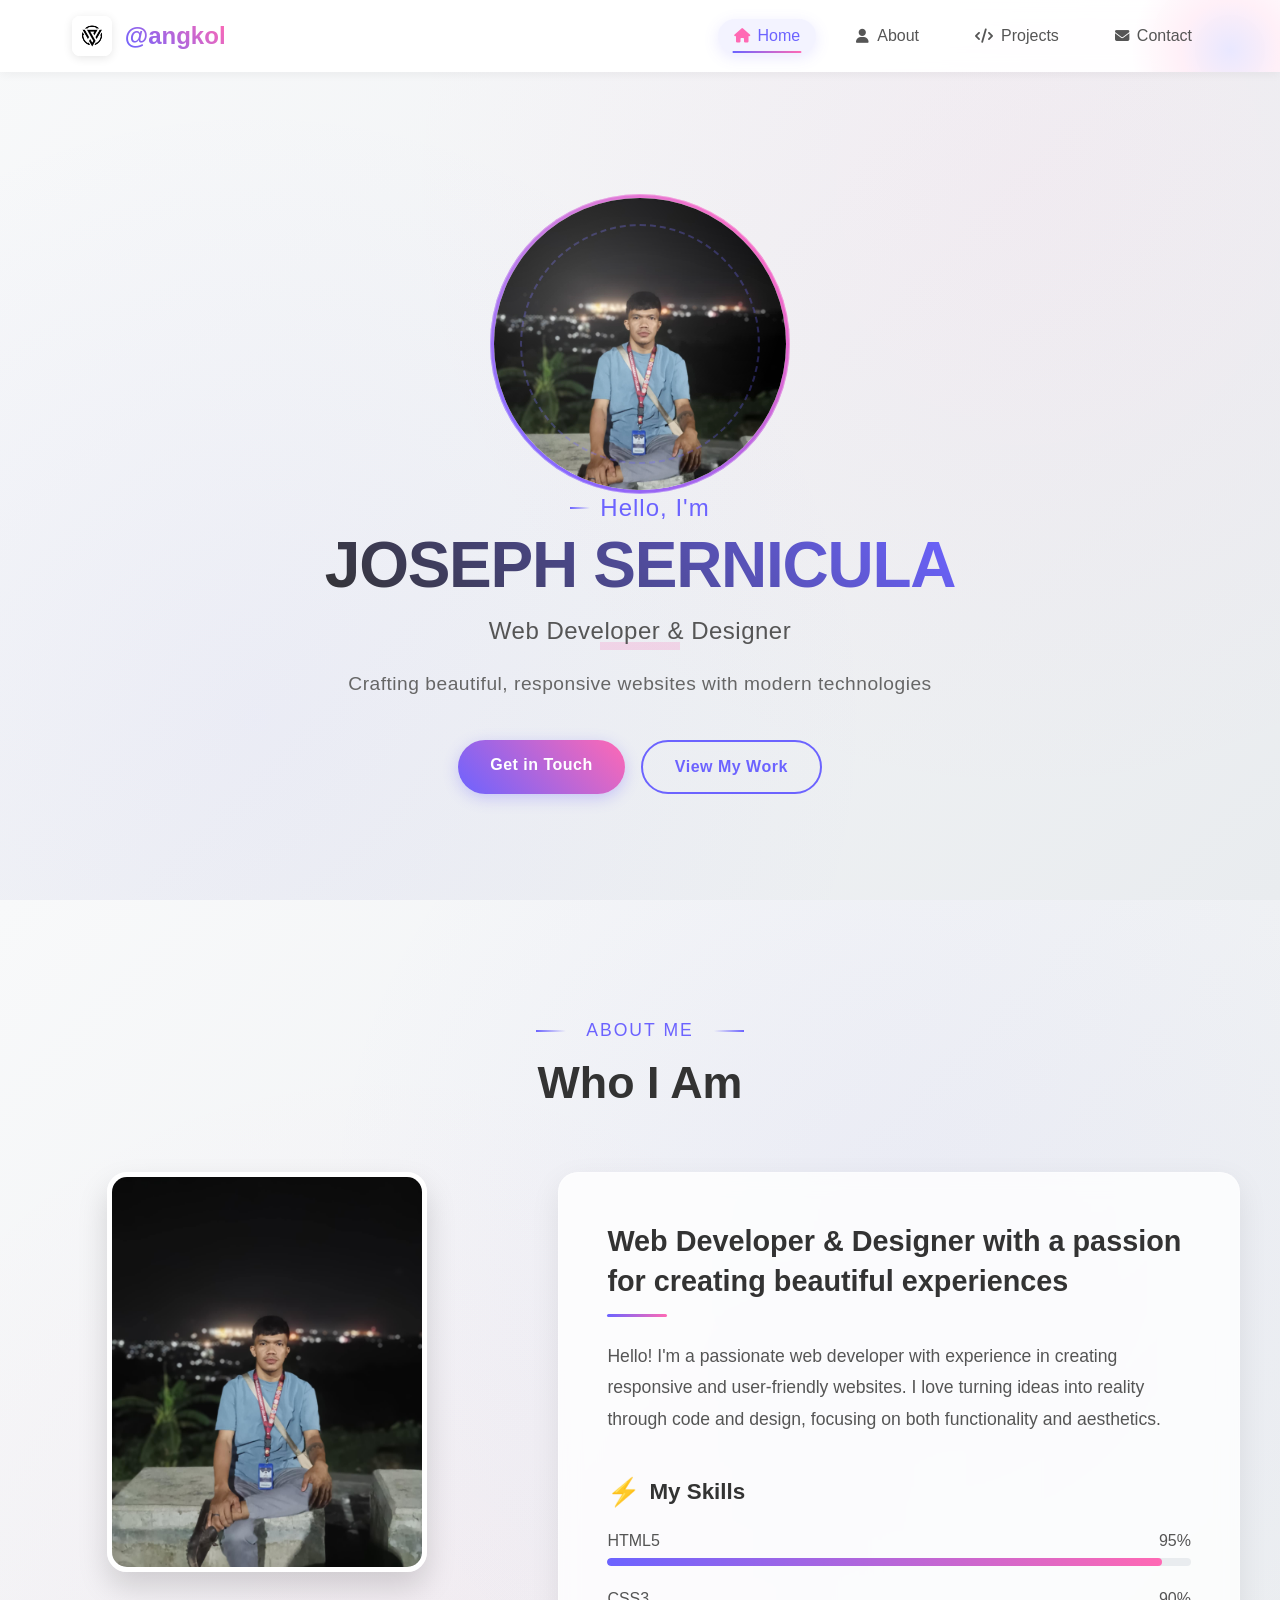
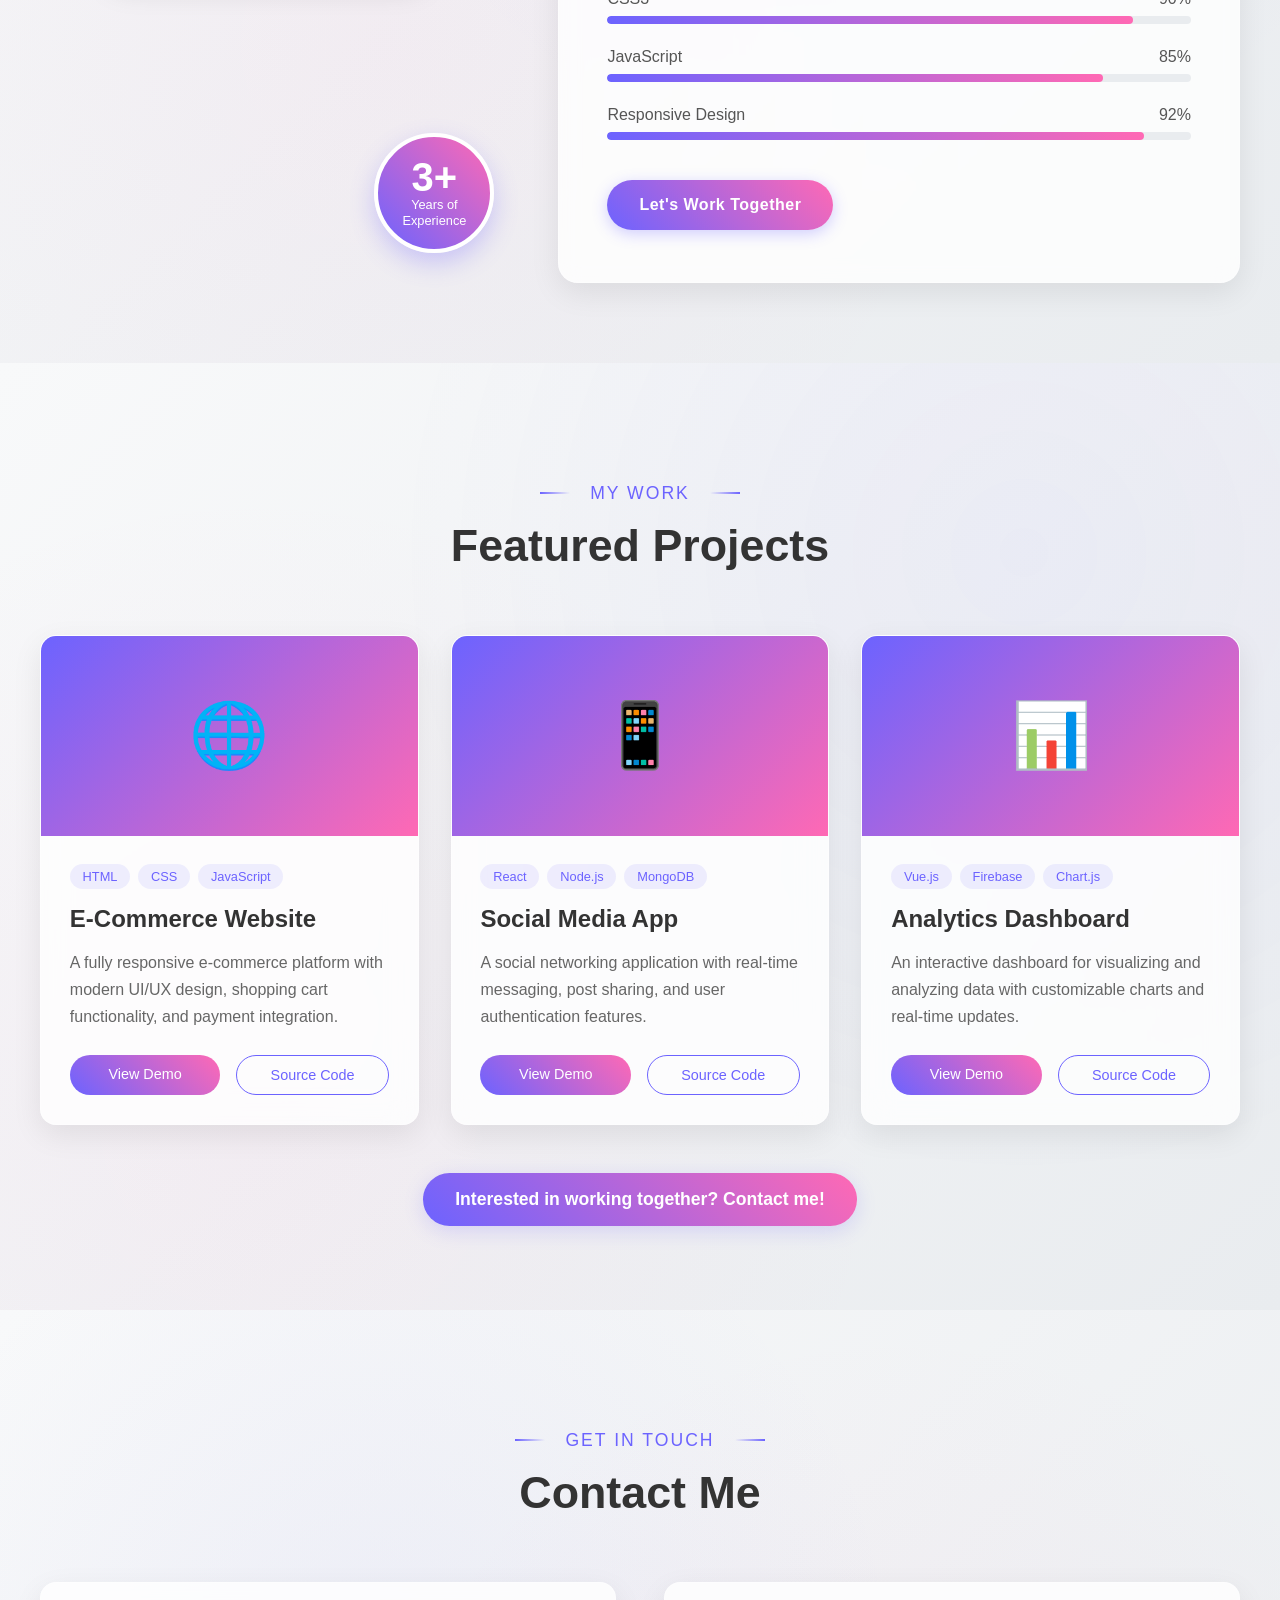
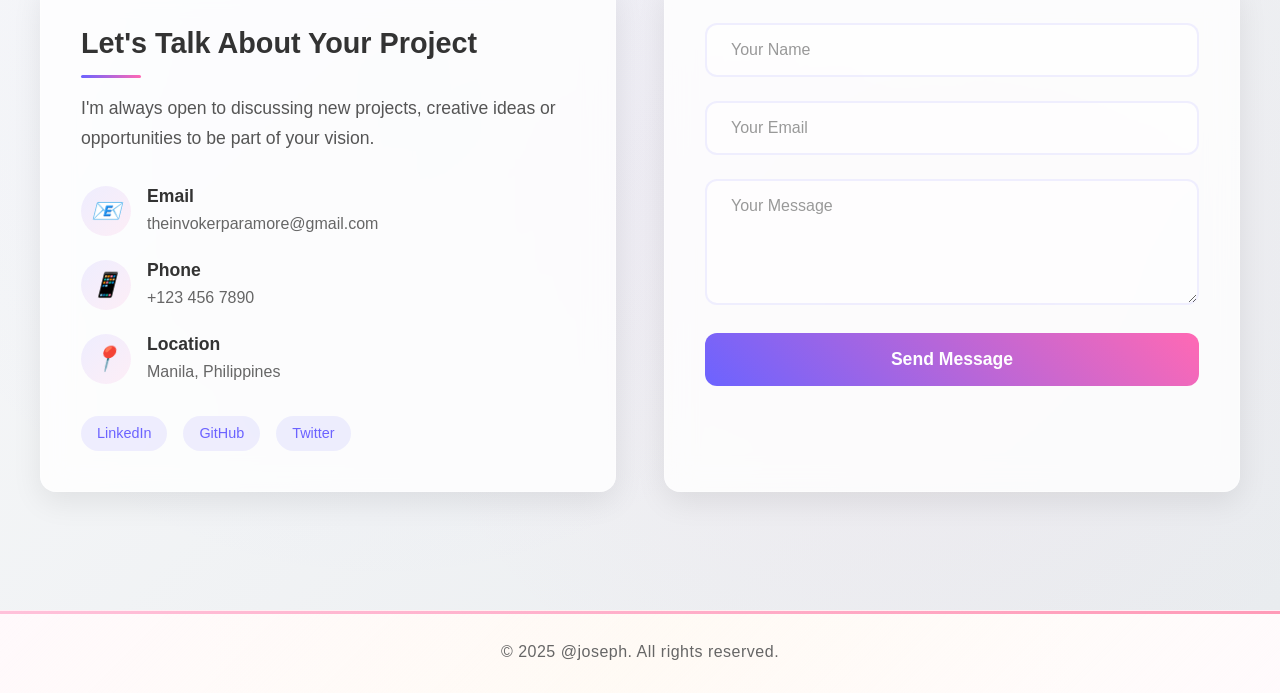
<file: index.html>
<!DOCTYPE html>
<html lang="en">
<head>
    <meta charset="UTF-8">
    <meta name="viewport" content="width=device-width, initial-scale=1.0">
    <title>document</title>
    <link rel="stylesheet" href="https://cdnjs.cloudflare.com/ajax/libs/font-awesome/6.4.0/css/all.min.css">
    <link rel="stylesheet" href="assets/css/style.css">
    <link rel="stylesheet" href="assets/css/header.css">
    <link rel="stylesheet" href="assets/css/home.css">
    <link rel="stylesheet" href="assets/css/about.css">
    <link rel="stylesheet" href="assets/css/project.css">
    <link rel="stylesheet" href="assets/css/contact.css">
    <link rel="stylesheet" href="assets/css/footer.css">
</head>
<body>
    <!-- Header Component -->
    <header>
        <nav class="nav-container">
            <div class="logo-container">
                <a href="#home" class="logo-link">
                    <img src="assets/img/logo.jpg" alt="Logo" class="logo-img">
                    <span class="logo-text">@angkol</span>
                </a>
            </div>
            <div class="menu-toggle" id="menu-toggle">
                <span class="bar"></span>
                <span class="bar"></span>
                <span class="bar"></span>
            </div>
            <ul class="nav-links" id="nav-links">
                <li><a href="#home" class="nav-item"><i class="fas fa-home"></i> Home</a></li>
                <li><a href="#about" class="nav-item"><i class="fas fa-user"></i> About</a></li>
                <li><a href="#projects" class="nav-item"><i class="fas fa-code"></i> Projects</a></li>
                <li><a href="#contact" class="nav-item"><i class="fas fa-envelope"></i> Contact</a></li>
            </ul>
        </nav>
        <div class="nav-background-gradient"></div>
    </header>
    
    <!-- Main Content -->
    <main>
        <!-- Home Section -->
        <section id="home" class="home-section">
            <div class="hero">
                <div class="profile-container scale-in">
                    <div class="profile-frame">
                        <img src="assets/img/profile.jpg" alt="Roeverl Gayrama" class="profile-image">
                        <div class="profile-decoration"></div>
                    </div>
                </div>
                <div class="hero-content">
                    <span class="hero-greeting fade-in">Hello, I'm</span>
                    <h1 class="fade-in delay-100">Joseph Sernicula</h1>
                    <div class="hero-title fade-in delay-200">
                        <span class="hero-title-text">Web Developer & Designer</span>
                        <span class="hero-title-decoration"></span>
                    </div>
                    <p class="hero-description fade-in delay-300">Crafting beautiful, responsive websites with modern technologies</p>
                    <div class="hero-buttons fade-in delay-400">
                        <a href="#contact" class="home-button primary-button">Get in Touch</a>
                        <a href="#projects" class="home-button secondary-button">View My Work</a>
                    </div>
                </div>
            </div>
        </section>
        
        <!-- About Section -->
        <section id="about" class="about-section">
            <div class="section-header fade-in">
                <span class="section-subtitle">About Me</span>
                <h2 class="section-title">Who I Am</h2>
            </div>
            <div class="about-content">
                <div class="about-image-container slide-in-left">
                    <div class="about-image-frame">
                        <img src="assets/img/profile.jpg" alt="Roeverl Gayrama" class="about-image">
                    </div>
                    <div class="experience-badge scale-in delay-300">
                        <span class="experience-number">3+</span>
                        <span class="experience-text">Years of<br>Experience</span>
                    </div>
                </div>
                <div class="about-text slide-in-right">
                    <h3 class="fade-in">Web Developer & Designer with a passion for creating beautiful experiences</h3>
                    <p class="fade-in delay-100">Hello! I'm a passionate web developer with experience in creating responsive and user-friendly websites. I love turning ideas into reality through code and design, focusing on both functionality and aesthetics.</p>
                    <div class="about-skills fade-in delay-200">
                        <h4>My Skills</h4>
                        <div class="skills-container">
                            <div class="skill-item fade-in delay-100">
                                <div class="skill-info">
                                    <span>HTML5</span>
                                    <span>95%</span>
                                </div>
                                <div class="skill-bar">
                                    <div class="skill-progress" style="width: 95%"></div>
                                </div>
                            </div>
                            <div class="skill-item fade-in delay-200">
                                <div class="skill-info">
                                    <span>CSS3</span>
                                    <span>90%</span>
                                </div>
                                <div class="skill-bar">
                                    <div class="skill-progress" style="width: 90%"></div>
                                </div>
                            </div>
                            <div class="skill-item fade-in delay-300">
                                <div class="skill-info">
                                    <span>JavaScript</span>
                                    <span>85%</span>
                                </div>
                                <div class="skill-bar">
                                    <div class="skill-progress" style="width: 85%"></div>
                                </div>
                            </div>
                            <div class="skill-item fade-in delay-400">
                                <div class="skill-info">
                                    <span>Responsive Design</span>
                                    <span>92%</span>
                                </div>
                                <div class="skill-bar">
                                    <div class="skill-progress" style="width: 92%"></div>
                                </div>
                            </div>
                        </div>
                    </div>
                    <a href="#contact" class="about-cta fade-in delay-500">Let's Work Together</a>
                </div>
            </div>
        </section>
        
        <!-- Projects Section -->
        <section id="projects" class="projects-section">
            <div class="section-header fade-in">
                <span class="section-subtitle">My Work</span>
                <h2 class="section-title">Featured Projects</h2>
            </div>
            <div class="projects-grid">
                <div class="project-card fade-in">
                    <div class="project-img-container scale-in">
                        <div class="project-img-placeholder">
                            <span class="project-img-icon">🌐</span>
                        </div>
                    </div>
                    <div class="project-content">
                        <div class="project-tags">
                            <span>HTML</span>
                            <span>CSS</span>
                            <span>JavaScript</span>
                        </div>
                        <h3>E-Commerce Website</h3>
                        <p>A fully responsive e-commerce platform with modern UI/UX design, shopping cart functionality, and payment integration.</p>
                        <div class="project-links">
                            <a href="#" class="project-link">View Demo</a>
                            <a href="#" class="project-link">Source Code</a>
                        </div>
                    </div>
                </div>
                <div class="project-card fade-in delay-200">
                    <div class="project-img-container scale-in delay-200">
                        <div class="project-img-placeholder">
                            <span class="project-img-icon">📱</span>
                        </div>
                    </div>
                    <div class="project-content">
                        <div class="project-tags">
                            <span>React</span>
                            <span>Node.js</span>
                            <span>MongoDB</span>
                        </div>
                        <h3>Social Media App</h3>
                        <p>A social networking application with real-time messaging, post sharing, and user authentication features.</p>
                        <div class="project-links">
                            <a href="#" class="project-link">View Demo</a>
                            <a href="#" class="project-link">Source Code</a>
                        </div>
                    </div>
                </div>
                <div class="project-card fade-in delay-400">
                    <div class="project-img-container scale-in delay-400">
                        <div class="project-img-placeholder">
                            <span class="project-img-icon">📊</span>
                        </div>
                    </div>
                    <div class="project-content">
                        <div class="project-tags">
                            <span>Vue.js</span>
                            <span>Firebase</span>
                            <span>Chart.js</span>
                        </div>
                        <h3>Analytics Dashboard</h3>
                        <p>An interactive dashboard for visualizing and analyzing data with customizable charts and real-time updates.</p>
                        <div class="project-links">
                            <a href="#" class="project-link">View Demo</a>
                            <a href="#" class="project-link">Source Code</a>
                        </div>
                    </div>
                </div>
            </div>
            <div class="more-projects fade-in delay-500">
                <a href="#contact" class="more-projects-btn">Interested in working together? Contact me!</a>
            </div>
        </section>
        
        <!-- Contact Section -->
        <section id="contact" class="contact-section">
            <div class="section-header fade-in">
                <span class="section-subtitle">Get In Touch</span>
                <h2 class="section-title">Contact Me</h2>
            </div>
            <div class="contact-content">
                <div class="contact-info slide-in-left">
                    <div class="contact-heading">
                        <h3>Let's Talk About Your Project</h3>
                        <p>I'm always open to discussing new projects, creative ideas or opportunities to be part of your vision.</p>
                    </div>
                    <div class="contact-details">
                        <div class="contact-item fade-in delay-100">
                            <div class="contact-icon">
                                <i>📧</i>
                            </div>
                            <div class="contact-text">
                                <h4>Email</h4>
                                <p>theinvokerparamore@gmail.com</p>
                            </div>
                        </div>
                        <div class="contact-item fade-in delay-200">
                            <div class="contact-icon">
                                <i>📱</i>
                            </div>
                            <div class="contact-text">
                                <h4>Phone</h4>
                                <p>+123 456 7890</p>
                            </div>
                        </div>
                        <div class="contact-item fade-in delay-300">
                            <div class="contact-icon">
                                <i>📍</i>
                            </div>
                            <div class="contact-text">
                                <h4>Location</h4>
                                <p>Manila, Philippines</p>
                            </div>
                        </div>
                    </div>
                    <div class="social-links fade-in delay-400">
                        <a href="#" class="social-link">LinkedIn</a>
                        <a href="#" class="social-link">GitHub</a>
                        <a href="#" class="social-link">Twitter</a>
                    </div>
                </div>
                <form id="contactForm" class="contact-form slide-in-right">
                    <div class="form-group fade-in delay-100">
                        <input type="text" id="name" name="name" placeholder="Your Name" required>
                    </div>
                    <div class="form-group fade-in delay-200">
                        <input type="email" id="email" name="email" placeholder="Your Email" required>
                    </div>
                    <div class="form-group fade-in delay-300">
                        <textarea id="message" name="message" placeholder="Your Message" rows="5" required></textarea>
                    </div>
                    <button type="submit" id="submitBtn" class="submit-btn fade-in delay-400">
                        <span id="submitText">Send Message</span>
                        <span id="loadingSpinner" class="loading-spinner" style="display: none;"></span>
                    </button>
                    <div id="toast" class="toast" style="display: none;">
                        <div class="toast-content">
                            <div id="toastTitle" class="toast-title"></div>
                            <div id="toastDescription" class="toast-description"></div>
                        </div>
                        <button id="toastClose" class="toast-close">×</button>
                    </div>
                </form>
            </div>
        </section>
    </main>
    
    <!-- Footer Component -->
    <footer class="footer">
        <div class="footer-content">
            <p>&copy; 2025 @joseph. All rights reserved.</p>
        </div>
        <button id="scroll-top" class="scroll-top" aria-label="Scroll to top">
            <i class="fas fa-arrow-up"></i>
        </button>
    </footer>

    <script>
        // Scroll to top functionality
        const scrollTopBtn = document.getElementById('scroll-top');
        
        window.addEventListener('scroll', () => {
            if (window.pageYOffset > 300) {
                scrollTopBtn.classList.add('show');
            } else {
                scrollTopBtn.classList.remove('show');
            }
        });

        scrollTopBtn.addEventListener('click', () => {
            window.scrollTo({
                top: 0,
                behavior: 'smooth'
            });
        });
    </script>
    
    <!-- JavaScript for animations and functionality -->
    <script>
        document.addEventListener('DOMContentLoaded', function() {
            // Toggle mobile menu
            const menuToggle = document.getElementById('menu-toggle');
            const navLinks = document.getElementById('nav-links');
            
            menuToggle.addEventListener('click', function() {
                navLinks.classList.toggle('active');
                menuToggle.classList.toggle('active');
            });
            
            // Add active class to current section
            const navItems = document.querySelectorAll('.nav-item');
            const sections = document.querySelectorAll('section');
            
            // Scroll animation function
            const animateOnScroll = () => {
                const elements = document.querySelectorAll('.fade-in, .slide-in-left, .slide-in-right, .scale-in');
                
                elements.forEach(element => {
                    const elementPosition = element.getBoundingClientRect().top;
                    const windowHeight = window.innerHeight;
                    
                    // If element is in viewport
                    if (elementPosition < windowHeight - 100) {
                        element.classList.add('active');
                    }
                });
                
                // Update active nav item
                let current = '';
                sections.forEach(section => {
                    const sectionTop = section.offsetTop;
                    const sectionHeight = section.clientHeight;
                    if(scrollY >= (sectionTop - 200)) {
                        current = section.getAttribute('id');
                    }
                });
                
                navItems.forEach(item => {
                    item.classList.remove('active');
                    if(item.getAttribute('href').substring(1) === current) {
                        item.classList.add('active');
                    }
                });
            };
            
            // Run once on load
            setTimeout(animateOnScroll, 100);
            
            // Add scroll event listener
            window.addEventListener('scroll', animateOnScroll);
            
            // Contact form handling
            const contactForm = document.getElementById('contactForm');
            if (contactForm) {
                const submitBtn = document.getElementById('submitBtn');
                const submitText = document.getElementById('submitText');
                const loadingSpinner = document.getElementById('loadingSpinner');
                const toast = document.getElementById('toast');
                const toastTitle = document.getElementById('toastTitle');
                const toastDescription = document.getElementById('toastDescription');
                const toastClose = document.getElementById('toastClose');
                
                // Form data state
                let formData = {
                    name: '',
                    email: '',
                    message: ''
                };
                
                // Track submission state
                let isSubmitting = false;
                
                // Toast function
                function showToast({ title, description, variant = 'default' }) {
                    toastTitle.textContent = title;
                    toastDescription.textContent = description;
                    toast.className = `toast ${variant}`;
                    toast.style.display = 'flex';
                    
                    // Auto hide after 5 seconds
                    setTimeout(() => {
                        toast.style.display = 'none';
                    }, 5000);
                }
                
                // Close toast on click
                toastClose.addEventListener('click', () => {
                    toast.style.display = 'none';
                });
                
                // Update form data on input
                document.getElementById('name').addEventListener('input', (e) => {
                    formData.name = e.target.value;
                });
                
                document.getElementById('email').addEventListener('input', (e) => {
                    formData.email = e.target.value;
                });
                
                document.getElementById('message').addEventListener('input', (e) => {
                    formData.message = e.target.value;
                });
                
                // Form submission handler
                contactForm.addEventListener('submit', async (e) => {
                    e.preventDefault();
                    
                    if (!formData.name || !formData.email || !formData.message) {
                        showToast({
                            title: "Please fill in all fields",
                            description: "All fields are required to submit the form.",
                            variant: "destructive"
                        });
                        return;
                    }
                    
                    isSubmitting = true;
                    submitText.style.display = 'none';
                    loadingSpinner.style.display = 'inline-block';
                    submitBtn.disabled = true;
                    
                    try {
                        // Replace this URL with your actual Formspree form ID
                        const response = await fetch("https://formspree.io/f/", {
                            method: "POST",
                            headers: {
                                "Content-Type": "application/json"
                            },
                            body: JSON.stringify({
                                name: formData.name,
                                email: formData.email,
                                message: formData.message
                            })
                        });
                        
                        if (response.ok) {
                            showToast({
                                title: "Message sent!",
                                description: "Thank you for your message. I'll get back to you soon."
                            });
                            // Reset form
                            contactForm.reset();
                            formData = {
                                name: '',
                                email: '',
                                message: ''
                            };
                        } else {
                            throw new Error("Failed to send message");
                        }
                    } catch (error) {
                        showToast({
                            title: "Failed to send message",
                            description: "There was a problem sending your message. Please try again later.",
                            variant: "destructive"
                        });
                        console.error("Error sending message:", error);
                    } finally {
                        isSubmitting = false;
                        submitText.style.display = 'inline-block';
                        loadingSpinner.style.display = 'none';
                        submitBtn.disabled = false;
                    }
                });
            }
        });
    </script>
</body>
</html>
</file>
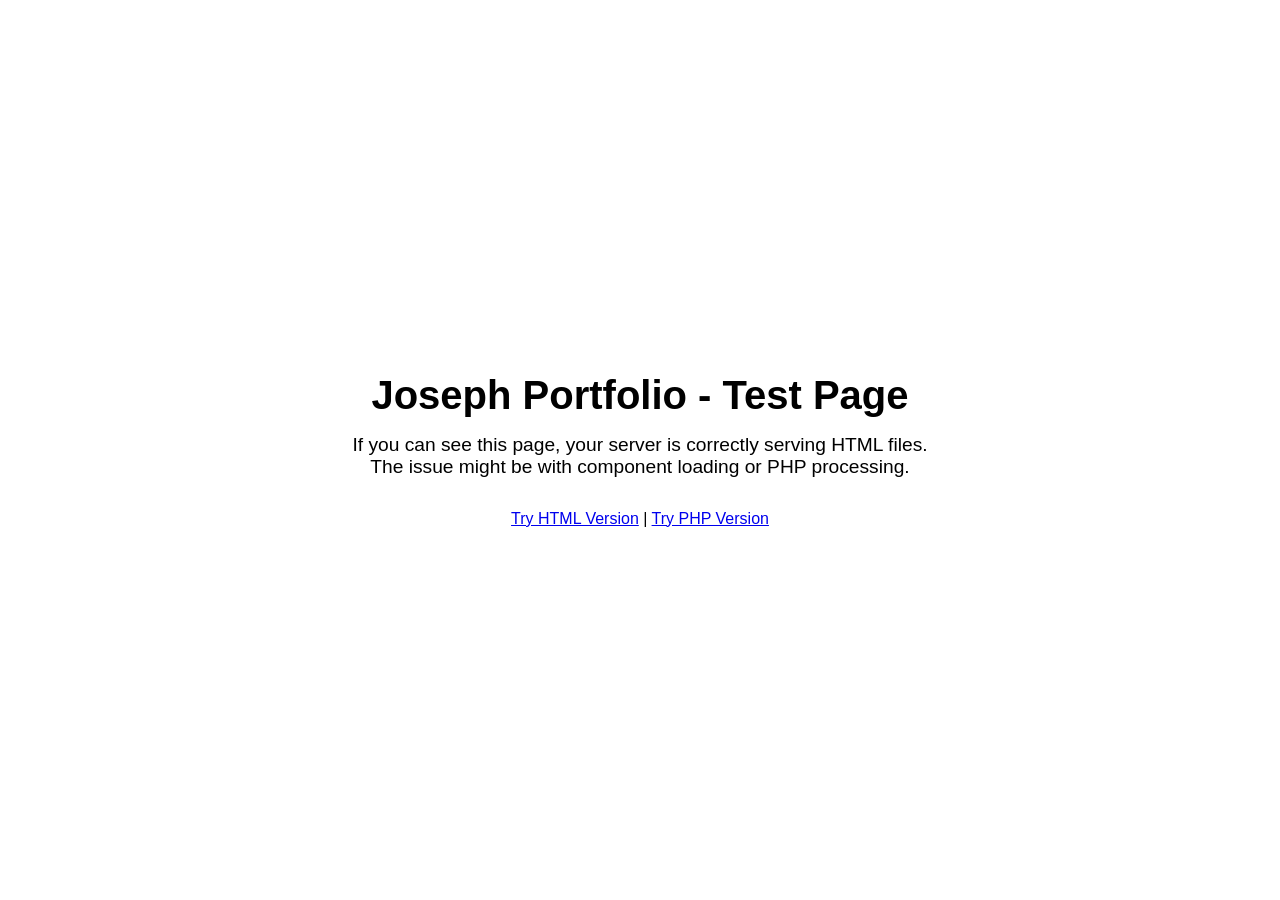
<file: test.html>
<!DOCTYPE html>
<html lang="en">
<head>
    <meta charset="UTF-8">
    <meta name="viewport" content="width=device-width, initial-scale=1.0">
    <title>Joseph Portfolio - Test Page</title>
    <link rel="stylesheet" href="https://cdnjs.cloudflare.com/ajax/libs/font-awesome/6.4.0/css/all.min.css">
    <link rel="stylesheet" href="assets/css/style.css">
    <link rel="stylesheet" href="assets/css/header.css">
    <link rel="stylesheet" href="assets/css/home.css">
    <style>
        /* Basic styles in case external CSS doesn't load */
        body {
            font-family: Arial, sans-serif;
            margin: 0;
            padding: 0;
        }
        .test-section {
            min-height: 100vh;
            display: flex;
            flex-direction: column;
            align-items: center;
            justify-content: center;
            text-align: center;
            padding: 2rem;
        }
        h1 {
            font-size: 2.5rem;
            margin-bottom: 1rem;
        }
        p {
            font-size: 1.2rem;
            max-width: 600px;
            margin: 0 auto 2rem;
        }
    </style>
</head>
<body>
    <section class="test-section">
        <h1>Joseph Portfolio - Test Page</h1>
        <p>If you can see this page, your server is correctly serving HTML files. The issue might be with component loading or PHP processing.</p>
        <div>
            <a href="index.html">Try HTML Version</a> | 
            <a href="index.php">Try PHP Version</a>
        </div>
    </section>
</body>
</html>
</file>
<file: assets/css/style.css>
/* Global styles */
* {
    margin: 0;
    padding: 0;
    box-sizing: border-box;
    font-family: sans-serif;
}

/* Scroll Animation Base Styles */
.fade-in {
    opacity: 0;
    transform: translateY(30px);
    transition: opacity 0.8s ease, transform 0.8s ease;
}

.fade-in.active {
    opacity: 1;
    transform: translateY(0);
}

.slide-in-left {
    opacity: 0;
    transform: translateX(-50px);
    transition: opacity 0.8s ease, transform 0.8s ease;
}

.slide-in-left.active {
    opacity: 1;
    transform: translateX(0);
}

.slide-in-right {
    opacity: 0;
    transform: translateX(50px);
    transition: opacity 0.8s ease, transform 0.8s ease;
}

.slide-in-right.active {
    opacity: 1;
    transform: translateX(0);
}

.scale-in {
    opacity: 0;
    transform: scale(0.9);
    transition: opacity 0.8s ease, transform 0.8s ease;
}

.scale-in.active {
    opacity: 1;
    transform: scale(1);
}

/* Animation delay utilities */
.delay-100 {
    transition-delay: 0.1s;
}

.delay-200 {
    transition-delay: 0.2s;
}

.delay-300 {
    transition-delay: 0.3s;
}

.delay-400 {
    transition-delay: 0.4s;
}

.delay-500 {
    transition-delay: 0.5s;
}
</file>
<file: assets/css/header.css>
/* Header Styles */
header {
    background-color: rgba(255, 255, 255, 0.95);
    backdrop-filter: blur(10px);
    position: fixed;
    top: 0;
    left: 0;
    right: 0;
    z-index: 1000;
    padding: 1rem 0;
    transition: all 0.3s ease;
    box-shadow: 0 2px 10px rgba(0, 0, 0, 0.05);
    overflow: hidden;
}

header:hover {
    box-shadow: 0 4px 20px rgba(108, 99, 255, 0.2);
}

.nav-background-gradient {
    position: absolute;
    top: -50px;
    right: -50px;
    width: 200px;
    height: 200px;
    background: radial-gradient(circle, rgba(108, 99, 255, 0.15), rgba(255, 105, 180, 0.1), transparent 70%);
    border-radius: 50%;
    z-index: -1;
    animation: pulse 8s infinite alternate;
}

@keyframes pulse {
    0% {
        transform: scale(1);
        opacity: 0.5;
    }
    50% {
        transform: scale(1.2);
        opacity: 0.8;
    }
    100% {
        transform: scale(1);
        opacity: 0.5;
    }
}

.nav-container {
    max-width: 1200px;
    margin: 0 auto;
    padding: 0 2rem;
    display: flex;
    justify-content: space-between;
    align-items: center;
    position: relative;
}

/* Logo Styles */
.logo-container {
    display: flex;
    align-items: center;
}

.logo-link {
    display: flex;
    align-items: center;
    text-decoration: none;
    transition: transform 0.3s ease;
}

.logo-link:hover {
    transform: scale(1.02);
}

.logo-img {
    height: 40px;
    width: auto;
    border-radius: 8px;
    transition: all 0.3s ease;
    box-shadow: 0 2px 10px rgba(0, 0, 0, 0.1);
}

.logo-text {
    font-size: 1.5rem;
    font-weight: 700;
    color: #333;
    margin-left: 0.8rem;
    background: linear-gradient(45deg, #6c63ff, #ff69b4);
    -webkit-background-clip: text;
    -webkit-text-fill-color: transparent;
    background-clip: text;
}

.logo-text .highlight {
    position: relative;
    display: inline-block;
}

/* Navigation Links */
.nav-links {
    display: flex;
    list-style: none;
    margin: 0;
    padding: 0;
    gap: 1.5rem;
    transition: all 0.3s ease;
}

.nav-links li {
    position: relative;
}

.nav-item {
    text-decoration: none;
    color: #555;
    font-weight: 500;
    font-size: 1rem;
    padding: 0.5rem 1rem;
    border-radius: 25px;
    transition: all 0.3s ease;
    position: relative;
    display: flex;
    align-items: center;
    gap: 0.5rem;
}

.nav-item i {
    font-size: 0.9rem;
    transition: transform 0.3s ease;
}

.nav-item:hover i {
    transform: translateY(-2px);
    color: #6c63ff;
}

.nav-item::after {
    content: '';
    position: absolute;
    bottom: 0;
    left: 50%;
    transform: translateX(-50%);
    width: 0;
    height: 2px;
    background: linear-gradient(90deg, #6c63ff, #ff69b4);
    transition: width 0.3s ease;
    border-radius: 2px;
}

.nav-item:hover {
    color: #6c63ff;
    background-color: rgba(108, 99, 255, 0.05);
    transform: translateY(-2px);
}

.nav-item:hover::after {
    width: 70%;
}

/* Active link styling */
.nav-item.active {
    color: #6c63ff;
    background-color: rgba(108, 99, 255, 0.08);
    box-shadow: 0 4px 15px rgba(108, 99, 255, 0.15);
}

.nav-item.active i {
    color: #ff69b4;
}

.nav-item.active::after {
    width: 70%;
}

/* Mobile Menu Toggle */
.menu-toggle {
    display: none;
    flex-direction: column;
    justify-content: space-between;
    width: 30px;
    height: 21px;
    cursor: pointer;
    z-index: 1001;
}

.bar {
    width: 100%;
    height: 3px;
    background: linear-gradient(90deg, #6c63ff, #ff69b4);
    border-radius: 3px;
    transition: all 0.3s ease;
}

/* Responsive Design */
@media (max-width: 768px) {
    .menu-toggle {
        display: flex;
    }
    
    .nav-links {
        position: fixed;
        top: 0;
        right: -100%;
        width: 70%;
        height: 100vh;
        background: rgba(255, 255, 255, 0.98);
        backdrop-filter: blur(10px);
        flex-direction: column;
        align-items: center;
        justify-content: center;
        gap: 2rem;
        transition: all 0.4s ease;
        box-shadow: -5px 0 20px rgba(0, 0, 0, 0.1);
    }
    
    .nav-links.active {
        right: 0;
    }
    
    .menu-toggle.active .bar:nth-child(1) {
        transform: translateY(9px) rotate(45deg);
    }
    
    .menu-toggle.active .bar:nth-child(2) {
        opacity: 0;
    }
    
    .menu-toggle.active .bar:nth-child(3) {
        transform: translateY(-9px) rotate(-45deg);
    }
    
    .nav-item {
        font-size: 1.1rem;
    }
    
    .nav-background-gradient {
        display: none;
    }
}

@media (max-width: 480px) {
    .nav-container {
        padding: 0 1rem;
    }
    
    .logo-img {
        height: 35px;
    }
    
    .logo-text {
        font-size: 1.2rem;
    }
    
    .nav-links {
        width: 85%;
    }
}

/* Smooth scrolling for anchor links */
html {
    scroll-behavior: smooth;
    scroll-padding-top: 100px;
}
</file>
<file: assets/css/home.css>
/* Home Section Styles */
.home-section {
    min-height: 100vh;
    background: linear-gradient(135deg, #f8f9fa 0%, #e9ecef 100%);
    display: flex;
    align-items: center;
    justify-content: center;
    padding: 120px 2rem 2rem;
    position: relative;
    overflow: hidden;
}

.home-section::before {
    content: '';
    position: absolute;
    top: 0;
    left: 0;
    right: 0;
    bottom: 0;
    background: 
        radial-gradient(circle at 20% 80%, rgba(108, 99, 255, 0.05) 0%, transparent 50%),
        radial-gradient(circle at 80% 20%, rgba(255, 105, 180, 0.05) 0%, transparent 50%);
    pointer-events: none;
}

.hero {
    text-align: center;
    max-width: 1000px;
    position: relative;
    z-index: 1;
    animation: fadeInUp 1s ease-out;
    display: flex;
    flex-direction: column;
    align-items: center;
    justify-content: center;
}

/* Profile Image Styling */
.profile-container {
    flex-shrink: 0;
    animation: slowBounce 3s ease-in-out infinite;
}

.profile-frame {
    position: relative;
    width: 300px;
    height: 300px;
}

/* Slow Bounce Animation */
@keyframes slowBounce {
    0%, 100% {
        transform: translateY(0);
    }
    50% {
        transform: translateY(-8px);
    }
}

.profile-frame::before {
    content: '';
    position: absolute;
    top: 0;
    left: 0;
    right: 0;
    bottom: 0;
    border-radius: 50%;
    border: 1px solid rgba(255, 255, 255, 0.3);
    z-index: 1;
}

.profile-image {
    width: 100%;
    height: 100%;
    object-fit: cover;
    border-radius: 50%;
    filter: contrast(105%) brightness(102%);
    transition: all 0.5s ease;
    border: 4px solid transparent;
    background: linear-gradient(white, white) padding-box,
                linear-gradient(45deg, #6c63ff, #ff69b4) border-box;
}

.profile-decoration {
    position: absolute;
    width: 240px;
    height: 240px;
    border-radius: 50%;
    border: 2px dashed rgba(108, 99, 255, 0.3);
    top: 50%;
    left: 50%;
    transform: translate(-50%, -50%);
    animation: spin 20s linear infinite;
}

@keyframes spin {
    0% { transform: translate(-50%, -50%) rotate(0deg); }
    100% { transform: translate(-50%, -50%) rotate(360deg); }
}

.profile-frame::after {
    content: '';
    position: absolute;
    top: 0;
    left: 0;
    right: 0;
    bottom: 0;
    background: radial-gradient(circle at 30% 30%, rgba(255, 255, 255, 0.2) 0%, transparent 70%);
    border-radius: 50%;
    pointer-events: none;
}

.profile-frame:hover {
    transform: rotate(0deg) scale(1.05);
    transition: all 0.5s ease;
}

.profile-frame:hover .profile-image {
    filter: contrast(100%) brightness(105%);
}

.hero-content {
    animation: fadeInUp 1s ease-out 0.4s both;
}

.hero-greeting {
    display: inline-block;
    font-size: 1.5rem;
    font-weight: 400;
    color: #6c63ff;
    margin-bottom: 0.5rem;
    letter-spacing: 1px;
    position: relative;
    padding-left: 30px;
}

.hero-greeting::before {
    content: '';
    position: absolute;
    left: 0;
    top: 50%;
    width: 20px;
    height: 2px;
    background: linear-gradient(90deg, #6c63ff, transparent);
    transform: translateY(-50%);
}

.hero h1 {
    font-size: 4rem;
    font-weight: 800;
    color: #333;
    margin-bottom: 1rem;
    line-height: 1.1;
    letter-spacing: -0.02em;
    background: linear-gradient(45deg, #333 0%, #6c63ff 100%);
    -webkit-background-clip: text;
    -webkit-text-fill-color: transparent;
    background-clip: text;
    animation: slideInLeft 1s ease-out 0.2s both;
    text-transform: uppercase;
}

.hero-title {
    position: relative;
    display: inline-block;
    margin-bottom: 1.5rem;
}

.hero-title-text {
    font-size: 1.5rem;
    color: #555;
    font-weight: 500;
    letter-spacing: 0.5px;
    position: relative;
    z-index: 1;
}

.hero-title-decoration {
    position: absolute;
    bottom: -5px;
    left: 50%;
    transform: translateX(-50%);
    width: 80px;
    height: 8px;
    background-color: rgba(255, 105, 180, 0.2);
    z-index: 0;
}

.hero-description {
    font-size: 1.2rem;
    color: #666;
    margin-bottom: 2.5rem;
    font-weight: 300;
    letter-spacing: 0.5px;
    max-width: 600px;
    margin-left: auto;
    margin-right: auto;
    line-height: 1.6;
}

.hero-buttons {
    display: flex;
    gap: 1rem;
    justify-content: center;
}

.home-button {
    display: inline-block;
    padding: 1rem 2rem;
    text-decoration: none;
    border-radius: 50px;
    font-weight: 600;
    font-size: 1rem;
    letter-spacing: 0.5px;
    transition: all 0.3s ease;
    position: relative;
    overflow: hidden;
}

.primary-button {
    background: linear-gradient(45deg, #6c63ff, #ff69b4);
    color: white;
    box-shadow: 0 4px 15px rgba(108, 99, 255, 0.3);
}

.secondary-button {
    background: transparent;
    color: #6c63ff;
    border: 2px solid #6c63ff;
}

.home-button::before {
    content: '';
    position: absolute;
    top: 0;
    left: -100%;
    width: 100%;
    height: 100%;
    background: linear-gradient(90deg, transparent, rgba(255, 255, 255, 0.2), transparent);
    transition: left 0.5s ease;
}

.home-button:hover::before {
    left: 100%;
}

.primary-button:hover {
    transform: translateY(-3px);
    box-shadow: 0 8px 25px rgba(108, 99, 255, 0.4);
    background: linear-gradient(45deg, #5a52d5, #ff50a5);
}

.secondary-button:hover {
    transform: translateY(-3px);
    box-shadow: 0 8px 25px rgba(108, 99, 255, 0.2);
    background: rgba(108, 99, 255, 0.1);
}

.home-button:active {
    transform: translateY(-1px);
}

/* Animations */
@keyframes fadeInUp {
    from {
        opacity: 0;
        transform: translateY(30px);
    }
    to {
        opacity: 1;
        transform: translateY(0);
    }
}

@keyframes slideInLeft {
    from {
        opacity: 0;
        transform: translateX(-50px);
    }
    to {
        opacity: 1;
        transform: translateX(0);
    }
}

@keyframes slideInRight {
    from {
        opacity: 0;
        transform: translateX(50px);
    }
    to {
        opacity: 1;
        transform: translateX(0);
    }
}

/* Responsive Design */
@media (max-width: 768px) {
    .home-section {
        padding: 100px 1rem 2rem;
    }
    
    .profile-frame {
        width: 180px;
        height: 180px;
    }
    
    .profile-decoration {
        width: 200px;
        height: 200px;
    }
    
    .hero h1 {
        font-size: 3rem;
    }
    
    .hero-greeting {
        font-size: 1.2rem;
    }
    
    .hero-title-text {
        font-size: 1.3rem;
    }
    
    .hero-description {
        font-size: 1.1rem;
        margin-bottom: 2rem;
    }
    
    .hero-buttons {
        flex-direction: column;
        gap: 0.8rem;
    }
    
    .home-button {
        padding: 0.8rem 2rem;
        font-size: 0.95rem;
        width: 100%;
    }
}

@media (max-width: 480px) {
    .profile-frame {
        width: 150px;
        height: 150px;
    }
    
    .profile-decoration {
        width: 170px;
        height: 170px;
    }
    
    .hero h1 {
        font-size: 2.5rem;
    }
    
    .hero-greeting {
        font-size: 1.1rem;
    }
    
    .hero-title-text {
        font-size: 1.1rem;
    }
    
    .hero-description {
        font-size: 1rem;
        margin-bottom: 1.5rem;
    }
    
    .home-button {
        padding: 0.7rem 1.5rem;
        font-size: 0.9rem;
    }
}

/* Smooth scrolling offset for fixed header */
#home {
    scroll-margin-top: 80px;
}
</file>
<file: assets/css/about.css>
/* About Section Styles */
.about-section {
    min-height: 100vh;
    background: linear-gradient(135deg, #f8f9fa 0%, #e9ecef 100%);
    padding: 120px 2rem 80px;
    position: relative;
    overflow: hidden;
}

.about-section::before {
    content: '';
    position: absolute;
    top: 0;
    left: 0;
    right: 0;
    bottom: 0;
    background: radial-gradient(circle at 70% 30%, rgba(108, 99, 255, 0.05) 0%, transparent 50%),
                radial-gradient(circle at 30% 70%, rgba(255, 105, 180, 0.05) 0%, transparent 50%);
    pointer-events: none;
}

.section-header {
    text-align: center;
    margin-bottom: 4rem;
    position: relative;
}

.section-subtitle {
    display: inline-block;
    font-size: 1.1rem;
    color: #6c63ff;
    font-weight: 500;
    margin-bottom: 1rem;
    letter-spacing: 2px;
    text-transform: uppercase;
    position: relative;
    padding: 0 10px;
}

.section-subtitle::before,
.section-subtitle::after {
    content: '';
    position: absolute;
    top: 50%;
    width: 30px;
    height: 2px;
    background: linear-gradient(90deg, #6c63ff, transparent);
    transform: translateY(-50%);
}

.section-subtitle::before {
    left: -40px;
}

.section-subtitle::after {
    right: -40px;
    transform: translateY(-50%) rotate(180deg);
}

.section-title {
    font-size: 2.8rem;
    font-weight: 700;
    color: #333;
    margin-bottom: 0.5rem;
    position: relative;
}

.about-content {
    max-width: 1200px;
    margin: 0 auto;
    display: grid;
    grid-template-columns: 1fr 1.5fr;
    gap: 4rem;
    position: relative;
    z-index: 1;
}

.about-image-container {
    position: relative;
    display: flex;
    justify-content: center;
}

.about-image-frame {
    position: relative;
    width: 320px;
    height: 400px;
    border-radius: 20px;
    overflow: hidden;
    box-shadow: 0 15px 30px rgba(0, 0, 0, 0.15);
    border: 5px solid #fff;
}

.about-image {
    width: 100%;
    height: 100%;
    object-fit: cover;
    transition: transform 0.5s ease;
}

.about-image-frame:hover .about-image {
    transform: scale(1.05);
}

.experience-badge {
    position: absolute;
    bottom: 30px;
    right: 0;
    width: 120px;
    height: 120px;
    background: linear-gradient(45deg, #6c63ff, #ff69b4);
    border-radius: 50%;
    display: flex;
    flex-direction: column;
    justify-content: center;
    align-items: center;
    color: white;
    box-shadow: 0 10px 25px rgba(108, 99, 255, 0.3);
    animation: float 3s ease-in-out infinite;
    border: 4px solid white;
}

@keyframes float {
    0%, 100% { transform: translateY(0); }
    50% { transform: translateY(-10px); }
}

.experience-number {
    font-size: 2.5rem;
    font-weight: 700;
    line-height: 1;
}

.experience-text {
    font-size: 0.8rem;
    text-align: center;
    line-height: 1.2;
}

.about-text {
    background: rgba(255, 255, 255, 0.8);
    backdrop-filter: blur(10px);
    border-radius: 20px;
    padding: 3rem;
    box-shadow: 0 10px 30px rgba(0, 0, 0, 0.08);
    border: 1px solid rgba(255, 255, 255, 0.3);
    transition: all 0.3s ease;
}

.about-text:hover {
    transform: translateY(-5px);
    box-shadow: 0 15px 40px rgba(108, 99, 255, 0.15);
}

.about-text h3 {
    font-size: 1.8rem;
    font-weight: 600;
    color: #333;
    margin-bottom: 1.5rem;
    line-height: 1.4;
    position: relative;
    padding-bottom: 15px;
}

.about-text h3::after {
    content: '';
    position: absolute;
    bottom: 0;
    left: 0;
    width: 60px;
    height: 3px;
    background: linear-gradient(90deg, #6c63ff, #ff69b4);
    border-radius: 3px;
}

.about-text p {
    font-size: 1.1rem;
    line-height: 1.8;
    color: #555;
    margin-bottom: 2rem;
    font-weight: 400;
}

.about-skills {
    margin-top: 2.5rem;
    margin-bottom: 2.5rem;
}

.about-skills h4 {
    font-size: 1.4rem;
    font-weight: 600;
    color: #333;
    margin-bottom: 1.5rem;
    display: flex;
    align-items: center;
    gap: 0.5rem;
}

.about-skills h4::before {
    content: '⚡';
    font-size: 1.2em;
    color: #ff69b4;
}

.skills-container {
    display: flex;
    flex-direction: column;
    gap: 1.5rem;
}

.skill-item {
    width: 100%;
}

.skill-info {
    display: flex;
    justify-content: space-between;
    margin-bottom: 0.5rem;
    font-size: 1rem;
    color: #555;
}

.skill-bar {
    height: 8px;
    background-color: #e9ecef;
    border-radius: 10px;
    overflow: hidden;
}

.skill-progress {
    height: 100%;
    background: linear-gradient(90deg, #6c63ff, #ff69b4);
    border-radius: 10px;
    position: relative;
    width: 0;
    animation: progress 1.5s ease-in-out forwards;
}

@keyframes progress {
    0% { width: 0; }
}

.about-cta {
    display: inline-block;
    background: linear-gradient(45deg, #6c63ff, #ff69b4);
    color: white;
    padding: 1rem 2rem;
    border-radius: 50px;
    text-decoration: none;
    font-weight: 600;
    font-size: 1rem;
    letter-spacing: 0.5px;
    transition: all 0.3s ease;
    box-shadow: 0 4px 15px rgba(108, 99, 255, 0.3);
    position: relative;
    overflow: hidden;
}

.about-cta::before {
    content: '';
    position: absolute;
    top: 0;
    left: -100%;
    width: 100%;
    height: 100%;
    background: linear-gradient(90deg, transparent, rgba(255, 255, 255, 0.2), transparent);
    transition: left 0.5s ease;
}

.about-cta:hover::before {
    left: 100%;
}

.about-cta:hover {
    transform: translateY(-3px);
    box-shadow: 0 8px 25px rgba(108, 99, 255, 0.4);
    background: linear-gradient(45deg, #5a52d5, #ff50a5);
}

/* Responsive Design */
@media (max-width: 992px) {
    .about-content {
        grid-template-columns: 1fr;
        gap: 3rem;
    }
    
    .about-image-container {
        order: -1;
    }
    
    .about-image-frame {
        width: 280px;
        height: 350px;
    }
}

@media (max-width: 768px) {
    .about-section {
        padding: 100px 1rem 60px;
    }
    
    .section-title {
        font-size: 2.3rem;
    }
    
    .section-subtitle {
        font-size: 1rem;
    }
    
    .about-text {
        padding: 2rem;
    }
    
    .about-text h3 {
        font-size: 1.5rem;
    }
    
    .about-text p {
        font-size: 1rem;
    }
    
    .about-skills h4 {
        font-size: 1.3rem;
    }
}

@media (max-width: 480px) {
    .section-title {
        font-size: 2rem;
    }
    
    .about-text {
        padding: 1.5rem;
    }
    
    .about-text h3 {
        font-size: 1.3rem;
    }
    
    .about-image-frame {
        width: 240px;
        height: 300px;
    }
    
    .experience-badge {
        width: 100px;
        height: 100px;
        right: 10px;
    }
    
    .experience-number {
        font-size: 2rem;
    }
    
    .experience-text {
        font-size: 0.7rem;
    }
    
    .about-cta {
        width: 100%;
        text-align: center;
        padding: 0.8rem;
        font-size: 0.9rem;
    }
}

/* Smooth scrolling offset for fixed header */
#about {
    scroll-margin-top: 80px;
}
</file>
<file: assets/css/project.css>
/* Projects Section Styles */
.projects-section {
    min-height: 100vh;
    background: linear-gradient(135deg, #f8f9fa 0%, #e9ecef 100%);
    padding: 120px 2rem 80px;
    position: relative;
    overflow: hidden;
}

.projects-section::before {
    content: '';
    position: absolute;
    top: 0;
    left: 0;
    right: 0;
    bottom: 0;
    background: radial-gradient(circle at 80% 20%, rgba(108, 99, 255, 0.05) 0%, transparent 50%),
                radial-gradient(circle at 20% 80%, rgba(255, 105, 180, 0.05) 0%, transparent 50%);
    pointer-events: none;
}

.section-header {
    text-align: center;
    margin-bottom: 4rem;
    position: relative;
}

.section-subtitle {
    display: inline-block;
    font-size: 1.1rem;
    color: #6c63ff;
    font-weight: 500;
    margin-bottom: 1rem;
    letter-spacing: 2px;
    text-transform: uppercase;
    position: relative;
    padding: 0 10px;
}

.section-subtitle::before,
.section-subtitle::after {
    content: '';
    position: absolute;
    top: 50%;
    width: 30px;
    height: 2px;
    background: linear-gradient(90deg, #6c63ff, transparent);
    transform: translateY(-50%);
}

.section-subtitle::before {
    left: -40px;
}

.section-subtitle::after {
    right: -40px;
    transform: translateY(-50%) rotate(180deg);
}

.section-title {
    font-size: 2.8rem;
    font-weight: 700;
    color: #333;
    margin-bottom: 0.5rem;
    position: relative;
}

.projects-grid {
    max-width: 1200px;
    margin: 0 auto 3rem;
    display: grid;
    grid-template-columns: repeat(auto-fit, minmax(350px, 1fr));
    gap: 2rem;
    position: relative;
    z-index: 1;
}

.project-card {
    background: rgba(255, 255, 255, 0.8);
    backdrop-filter: blur(15px);
    border-radius: 16px;
    overflow: hidden;
    position: relative;
    transition: all 0.4s ease;
    border: 1px solid rgba(255, 255, 255, 0.3);
    box-shadow: 0 10px 30px rgba(0, 0, 0, 0.08);
    height: 100%;
    display: flex;
    flex-direction: column;
}

.project-card:hover {
    transform: translateY(-10px);
    box-shadow: 0 20px 40px rgba(108, 99, 255, 0.15);
    border-color: rgba(108, 99, 255, 0.2);
}

.project-img-container {
    width: 100%;
    height: 200px;
    overflow: hidden;
    position: relative;
}

.project-img-placeholder {
    width: 100%;
    height: 100%;
    background: linear-gradient(135deg, #6c63ff, #ff69b4);
    display: flex;
    align-items: center;
    justify-content: center;
    transition: all 0.5s ease;
}

.project-img-icon {
    font-size: 4rem;
    color: white;
}

.project-card:hover .project-img-placeholder {
    transform: scale(1.05);
}

.project-content {
    padding: 1.8rem;
    flex: 1;
    display: flex;
    flex-direction: column;
}

.project-tags {
    display: flex;
    flex-wrap: wrap;
    gap: 0.5rem;
    margin-bottom: 1rem;
}

.project-tags span {
    background: rgba(108, 99, 255, 0.1);
    color: #6c63ff;
    padding: 0.3rem 0.8rem;
    border-radius: 50px;
    font-size: 0.8rem;
    font-weight: 500;
    transition: all 0.3s ease;
}

.project-card:hover .project-tags span {
    background: rgba(108, 99, 255, 0.2);
}

.project-card h3 {
    font-size: 1.5rem;
    font-weight: 600;
    color: #333;
    margin-bottom: 1rem;
    position: relative;
    transition: color 0.3s ease;
}

.project-card:hover h3 {
    color: #6c63ff;
}

.project-card p {
    font-size: 1rem;
    line-height: 1.7;
    color: #666;
    margin-bottom: 1.5rem;
    flex: 1;
}

.project-links {
    display: flex;
    gap: 1rem;
    margin-top: auto;
}

.project-link {
    padding: 0.7rem 1.2rem;
    border-radius: 50px;
    text-decoration: none;
    font-size: 0.9rem;
    font-weight: 500;
    transition: all 0.3s ease;
    text-align: center;
}

.project-link:first-child {
    background: linear-gradient(45deg, #6c63ff, #ff69b4);
    color: white;
    flex: 1;
}

.project-link:last-child {
    background: transparent;
    color: #6c63ff;
    border: 1px solid #6c63ff;
    flex: 1;
}

.project-link:first-child:hover {
    box-shadow: 0 5px 15px rgba(108, 99, 255, 0.3);
    transform: translateY(-2px);
}

.project-link:last-child:hover {
    background: rgba(108, 99, 255, 0.1);
    transform: translateY(-2px);
}

.more-projects {
    text-align: center;
    margin-top: 3rem;
}

.more-projects-btn {
    display: inline-block;
    background: linear-gradient(45deg, #6c63ff, #ff69b4);
    color: white;
    padding: 1rem 2rem;
    border-radius: 50px;
    text-decoration: none;
    font-weight: 600;
    font-size: 1.1rem;
    transition: all 0.3s ease;
    box-shadow: 0 5px 20px rgba(108, 99, 255, 0.2);
    position: relative;
    overflow: hidden;
}

.more-projects-btn::before {
    content: '';
    position: absolute;
    top: 0;
    left: -100%;
    width: 100%;
    height: 100%;
    background: linear-gradient(90deg, transparent, rgba(255, 255, 255, 0.2), transparent);
    transition: left 0.5s ease;
}

.more-projects-btn:hover::before {
    left: 100%;
}

.more-projects-btn:hover {
    transform: translateY(-3px);
    box-shadow: 0 8px 25px rgba(108, 99, 255, 0.3);
    background: linear-gradient(45deg, #5a52d5, #ff50a5);
}

/* Responsive Design */
@media (max-width: 992px) {
    .projects-grid {
        grid-template-columns: repeat(2, 1fr);
    }
}

@media (max-width: 768px) {
    .projects-section {
        padding: 100px 1rem 60px;
    }
    
    .section-title {
        font-size: 2.3rem;
    }
    
    .section-subtitle {
        font-size: 1rem;
    }
    
    .projects-grid {
        grid-template-columns: 1fr;
        gap: 1.5rem;
    }
    
    .project-card h3 {
        font-size: 1.3rem;
    }
    
    .project-card p {
        font-size: 0.95rem;
    }
    
    .more-projects-btn {
        padding: 0.8rem 1.8rem;
        font-size: 1rem;
    }
}

@media (max-width: 480px) {
    .section-title {
        font-size: 2rem;
    }
    
    .project-img-container {
        height: 180px;
    }
    
    .project-img-icon {
        font-size: 3rem;
    }
    
    .project-content {
        padding: 1.5rem;
    }
    
    .project-card h3 {
        font-size: 1.2rem;
        margin-bottom: 0.8rem;
    }
    
    .project-card p {
        font-size: 0.9rem;
        margin-bottom: 1.2rem;
    }
    
    .project-links {
        flex-direction: column;
        gap: 0.8rem;
    }
    
    .more-projects-btn {
        padding: 0.7rem 1.5rem;
        font-size: 0.9rem;
        width: 100%;
    }
}

/* Smooth scrolling offset for fixed header */
#projects {
    scroll-margin-top: 80px;
}
</file>
<file: assets/css/contact.css>
/* Contact Section Styles */
.contact-section {
    min-height: 100vh;
    background: linear-gradient(135deg, #f8f9fa 0%, #e9ecef 100%);
    padding: 120px 2rem 80px;
    position: relative;
    overflow: hidden;
}

.contact-section::before {
    content: '';
    position: absolute;
    top: 0;
    left: 0;
    right: 0;
    bottom: 0;
    background: radial-gradient(circle at 30% 40%, rgba(108, 99, 255, 0.05) 0%, transparent 50%),
                radial-gradient(circle at 70% 60%, rgba(255, 105, 180, 0.05) 0%, transparent 50%);
    pointer-events: none;
}

.section-header {
    text-align: center;
    margin-bottom: 4rem;
    position: relative;
}

.section-subtitle {
    display: inline-block;
    font-size: 1.1rem;
    color: #6c63ff;
    font-weight: 500;
    margin-bottom: 1rem;
    letter-spacing: 2px;
    text-transform: uppercase;
    position: relative;
    padding: 0 10px;
}

.section-subtitle::before,
.section-subtitle::after {
    content: '';
    position: absolute;
    top: 50%;
    width: 30px;
    height: 2px;
    background: linear-gradient(90deg, #6c63ff, transparent);
    transform: translateY(-50%);
}

.section-subtitle::before {
    left: -40px;
}

.section-subtitle::after {
    right: -40px;
    transform: translateY(-50%) rotate(180deg);
}

.section-title {
    font-size: 2.8rem;
    font-weight: 700;
    color: #333;
    margin-bottom: 0.5rem;
    position: relative;
}

.contact-content {
    max-width: 1200px;
    margin: 0 auto;
    display: grid;
    grid-template-columns: 1fr 1fr;
    gap: 3rem;
    position: relative;
    z-index: 1;
}

.contact-info {
    background: rgba(255, 255, 255, 0.8);
    backdrop-filter: blur(15px);
    border-radius: 16px;
    padding: 2.5rem;
    border: 1px solid rgba(255, 255, 255, 0.3);
    box-shadow: 0 10px 30px rgba(0, 0, 0, 0.08);
    transition: all 0.3s ease;
    display: flex;
    flex-direction: column;
}

.contact-info:hover {
    transform: translateY(-5px);
    box-shadow: 0 15px 40px rgba(108, 99, 255, 0.15);
}

.contact-heading {
    margin-bottom: 2rem;
}

.contact-heading h3 {
    font-size: 1.8rem;
    font-weight: 600;
    color: #333;
    margin-bottom: 1rem;
    line-height: 1.4;
    position: relative;
    padding-bottom: 15px;
}

.contact-heading h3::after {
    content: '';
    position: absolute;
    bottom: 0;
    left: 0;
    width: 60px;
    height: 3px;
    background: linear-gradient(90deg, #6c63ff, #ff69b4);
    border-radius: 3px;
}

.contact-heading p {
    font-size: 1.1rem;
    line-height: 1.7;
    color: #555;
    font-weight: 400;
}

.contact-details {
    display: flex;
    flex-direction: column;
    gap: 1.5rem;
    margin-bottom: 2rem;
}

.contact-item {
    display: flex;
    align-items: flex-start;
    gap: 1rem;
}

.contact-icon {
    width: 50px;
    height: 50px;
    background: linear-gradient(135deg, rgba(108, 99, 255, 0.1), rgba(255, 105, 180, 0.1));
    border-radius: 50%;
    display: flex;
    align-items: center;
    justify-content: center;
    font-size: 1.5rem;
    color: #6c63ff;
    transition: all 0.3s ease;
}

.contact-item:hover .contact-icon {
    transform: scale(1.1) rotate(10deg);
    background: linear-gradient(135deg, rgba(108, 99, 255, 0.2), rgba(255, 105, 180, 0.2));
}

.contact-text h4 {
    font-size: 1.1rem;
    font-weight: 600;
    color: #333;
    margin-bottom: 0.3rem;
}

.contact-text p {
    font-size: 1rem;
    color: #666;
    line-height: 1.5;
}

.social-links {
    display: flex;
    gap: 1rem;
    margin-top: auto;
}

.social-link {
    padding: 0.6rem 1rem;
    border-radius: 50px;
    text-decoration: none;
    font-size: 0.9rem;
    font-weight: 500;
    transition: all 0.3s ease;
    background: rgba(108, 99, 255, 0.1);
    color: #6c63ff;
}

.social-link:hover {
    background: linear-gradient(45deg, #6c63ff, #ff69b4);
    color: white;
    transform: translateY(-3px);
    box-shadow: 0 5px 15px rgba(108, 99, 255, 0.2);
}

.contact-form {
    background: rgba(255, 255, 255, 0.8);
    backdrop-filter: blur(15px);
    border-radius: 16px;
    padding: 2.5rem;
    border: 1px solid rgba(255, 255, 255, 0.3);
    box-shadow: 0 10px 30px rgba(0, 0, 0, 0.08);
    transition: all 0.3s ease;
    position: relative;
}

.contact-form:hover {
    transform: translateY(-5px);
    box-shadow: 0 15px 40px rgba(108, 99, 255, 0.15);
}

.form-group {
    margin-bottom: 1.5rem;
}

.contact-form input,
.contact-form textarea {
    width: 100%;
    padding: 1rem 1.5rem;
    border: 2px solid rgba(108, 99, 255, 0.1);
    border-radius: 12px;
    font-size: 1rem;
    font-family: inherit;
    background: rgba(255, 255, 255, 0.5);
    transition: all 0.3s ease;
    resize: vertical;
}

.contact-form input:focus,
.contact-form textarea:focus {
    outline: none;
    border-color: #6c63ff;
    background: rgba(255, 255, 255, 0.8);
    box-shadow: 0 0 0 3px rgba(108, 99, 255, 0.1);
    transform: translateY(-2px);
}

.contact-form input::placeholder,
.contact-form textarea::placeholder {
    color: #999;
    transition: color 0.3s ease;
}

.contact-form input:focus::placeholder,
.contact-form textarea:focus::placeholder {
    color: #6c63ff;
}

.submit-btn {
    width: 100%;
    background: linear-gradient(45deg, #6c63ff, #ff69b4);
    color: white;
    border: none;
    padding: 1rem;
    font-size: 1.1rem;
    font-weight: 600;
    border-radius: 12px;
    cursor: pointer;
    transition: all 0.3s ease;
    position: relative;
    overflow: hidden;
    display: flex;
    align-items: center;
    justify-content: center;
}

.submit-btn::before {
    content: '';
    position: absolute;
    top: 0;
    left: 0;
    width: 100%;
    height: 100%;
    background: linear-gradient(45deg, rgba(255, 255, 255, 0.1), rgba(255, 255, 255, 0));
    transform: translateX(-100%);
    transition: transform 0.6s ease;
}

.submit-btn:hover::before {
    transform: translateX(100%);
}

.submit-btn:hover {
    transform: translateY(-3px);
    box-shadow: 0 10px 20px rgba(108, 99, 255, 0.3);
}

.submit-btn:active {
    transform: translateY(-1px);
    box-shadow: 0 5px 10px rgba(108, 99, 255, 0.2);
}

/* Loading Spinner */
.loading-spinner {
    width: 20px;
    height: 20px;
    border: 3px solid rgba(255, 255, 255, 0.3);
    border-radius: 50%;
    border-top-color: #fff;
    animation: spin 0.8s linear infinite;
    margin: 0 auto;
}

@keyframes spin {
    to {
        transform: rotate(360deg);
    }
}

/* Toast Notification */
.toast {
    position: fixed;
    bottom: 20px;
    right: 20px;
    display: flex;
    align-items: center;
    justify-content: space-between;
    background: white;
    border-radius: 8px;
    padding: 1rem;
    box-shadow: 0 4px 12px rgba(0, 0, 0, 0.15);
    z-index: 1000;
    min-width: 300px;
    max-width: 400px;
    animation: slideIn 0.3s ease;
}

@keyframes slideIn {
    from {
        transform: translateX(100%);
        opacity: 0;
    }
    to {
        transform: translateX(0);
        opacity: 1;
    }
}

.toast.destructive {
    border-left: 4px solid #ff4d4d;
}

.toast.default {
    border-left: 4px solid #6c63ff;
}

.toast-content {
    flex: 1;
}

.toast-title {
    font-weight: 600;
    font-size: 1rem;
    margin-bottom: 0.25rem;
    color: #333;
}

.toast-description {
    font-size: 0.9rem;
    color: #666;
}

.toast-close {
    background: none;
    border: none;
    font-size: 1.2rem;
    cursor: pointer;
    color: #999;
    padding: 0 0.5rem;
    margin-left: 0.5rem;
    transition: color 0.2s ease;
}

.toast-close:hover {
    color: #333;
}

.submit-btn:disabled {
    opacity: 0.7;
    cursor: not-allowed;
}

@media (max-width: 992px) {
    .contact-content {
        grid-template-columns: 1fr;
        max-width: 600px;
    }
}

@media (max-width: 768px) {
    .contact-section {
        padding: 100px 1.5rem 60px;
    }
    
    .section-title {
        font-size: 2.2rem;
    }
    
    .section-subtitle {
        font-size: 1rem;
    }
    
    .contact-info,
    .contact-form {
        padding: 2rem;
    }
    
    .contact-heading h3 {
        font-size: 1.6rem;
    }
    
    .contact-heading p {
        font-size: 1rem;
    }
    
    .contact-icon {
        width: 45px;
        height: 45px;
        font-size: 1.3rem;
    }
    
    .contact-text h4 {
        font-size: 1rem;
    }
    
    .contact-text p {
        font-size: 0.9rem;
    }
    
    .social-links {
        flex-wrap: wrap;
    }
    
    .social-link {
        padding: 0.5rem 0.8rem;
        font-size: 0.8rem;
    }
    
    .submit-btn {
        padding: 0.9rem;
        font-size: 1rem;
    }
    
    .toast {
        min-width: auto;
        max-width: 90%;
        left: 50%;
        transform: translateX(-50%);
    }
}

@media (max-width: 480px) {
    .section-title {
        font-size: 1.8rem;
    }
    
    .contact-info,
    .contact-form {
        padding: 1.5rem;
        border-radius: 12px;
    }
    
    .contact-heading h3 {
        font-size: 1.4rem;
    }
    
    .contact-heading p {
        font-size: 0.9rem;
    }
    
    .contact-item {
        gap: 0.8rem;
    }
    
    .contact-icon {
        width: 40px;
        height: 40px;
        font-size: 1.2rem;
    }
    
    .contact-text h4 {
        font-size: 0.9rem;
    }
    
    .contact-text p {
        font-size: 0.85rem;
    }
    
    .contact-form input,
    .contact-form textarea {
        padding: 0.8rem 1.2rem;
        font-size: 0.9rem;
        border-radius: 10px;
    }
    
    .submit-btn {
        padding: 0.8rem;
        font-size: 0.9rem;
    }
}

#contact {
    scroll-margin-top: 100px;
}
</file>
<file: assets/css/footer.css>
/* Footer Styles */
.footer {
    background: linear-gradient(135deg, rgba(255, 193, 218, 0.1) 0%, #FFFDF6 50%, rgba(255, 193, 218, 0.08) 100%);
    border-top: 1px solid rgba(255, 193, 218, 0.2);
    padding: 2rem 0;
    position: relative;
    overflow: hidden;
}

/* Scroll to Top Button */
.scroll-top {
    position: fixed;
    bottom: 20px;
    right: 20px;
    width: 40px;
    height: 40px;
    background: linear-gradient(45deg, #6c63ff, #ff69b4);
    border: none;
    border-radius: 50%;
    color: white;
    font-size: 1.2rem;
    cursor: pointer;
    display: flex;
    align-items: center;
    justify-content: center;
    opacity: 0;
    visibility: hidden;
    transform: translateY(20px);
    transition: all 0.3s ease;
    box-shadow: 0 2px 10px rgba(108, 99, 255, 0.2);
    z-index: 1000;
}

.scroll-top.show {
    opacity: 1;
    visibility: visible;
    transform: translateY(0);
}

.scroll-top:hover {
    background: linear-gradient(45deg, #5a52d5, #ff50a5);
    transform: translateY(-3px);
    box-shadow: 0 4px 15px rgba(108, 99, 255, 0.4);
}

.scroll-top:active {
    transform: translateY(-1px);
}

/* Responsive Design */
@media (max-width: 768px) {
    .scroll-top {
        width: 35px;
        height: 35px;
        font-size: 1rem;
        bottom: 15px;
        right: 15px;
    }
}

.footer-content {
    text-align: center;
    position: relative;
    z-index: 1;
}

/* Scroll to Top Button */
.scroll-top {
    position: fixed;
    bottom: 20px;
    right: 20px;
    width: 40px;
    height: 40px;
    background: linear-gradient(45deg, #6c63ff, #ff69b4);
    border: none;
    border-radius: 50%;
    color: white;
    font-size: 1.2rem;
    cursor: pointer;
    display: flex;
    align-items: center;
    justify-content: center;
    opacity: 0;
    visibility: hidden;
    transform: translateY(20px);
    transition: all 0.3s ease;
    box-shadow: 0 2px 10px rgba(108, 99, 255, 0.2);
    z-index: 1000;
}

.scroll-top.show {
    opacity: 1;
    visibility: visible;
    transform: translateY(0);
}

.scroll-top:hover {
    background: linear-gradient(45deg, #5a52d5, #ff50a5);
    transform: translateY(-3px);
    box-shadow: 0 4px 15px rgba(108, 99, 255, 0.4);
}

.scroll-top:active {
    transform: translateY(-1px);
}

.footer::before {
    content: '';
    position: absolute;
    top: 0;
    left: 0;
    right: 0;
    height: 3px;
    background: linear-gradient(45deg, #FFC1DA, #ff9bb8, #FFC1DA);
    background-size: 200% 100%;
    animation: gradientMove 3s ease-in-out infinite;
}

@keyframes gradientMove {
    0%, 100% {
        background-position: 0% 50%;
    }
    50% {
        background-position: 100% 50%;
    }
}

.footer::after {
    content: '';
    position: absolute;
    top: 0;
    left: 0;
    right: 0;
    bottom: 0;
    background: radial-gradient(circle at 50% 50%, rgba(255, 193, 218, 0.05) 0%, transparent 70%);
    pointer-events: none;
}

.footer-content {
    max-width: 1200px;
    margin: 0 auto;
    padding: 0 2rem;
    text-align: center;
    position: relative;
    z-index: 1;
}

.footer-content p {
    font-size: 1rem;
    color: #666;
    margin: 0;
    font-weight: 300;
    letter-spacing: 0.5px;
    transition: all 0.3s ease;
    position: relative;
    display: inline-block;
}

.footer-content p::before {
    content: '';
    position: absolute;
    bottom: -5px;
    left: 50%;
    transform: translateX(-50%);
    width: 0;
    height: 2px;
    background: linear-gradient(45deg, #FFC1DA, #ff9bb8);
    transition: width 0.3s ease;
    border-radius: 1px;
}

.footer-content p:hover::before {
    width: 100%;
}

.footer-content p:hover {
    color: #FFC1DA;
    transform: translateY(-2px);
}

/* Add subtle animation to the footer */
.footer {
    animation: footerFloat 6s ease-in-out infinite;
}

@keyframes footerFloat {
    0%, 100% {
        transform: translateY(0);
    }
    50% {
        transform: translateY(-2px);
    }
}

/* Responsive Design */
@media (max-width: 768px) {
    .footer {
        padding: 1.5rem 0;
    }
    
    .footer-content {
        padding: 0 1rem;
    }
    
    .footer-content p {
        font-size: 0.9rem;
    }
}

@media (max-width: 480px) {
    .footer {
        padding: 1rem 0;
    }
    
    .footer-content p {
        font-size: 0.85rem;
    }
}
</file>
